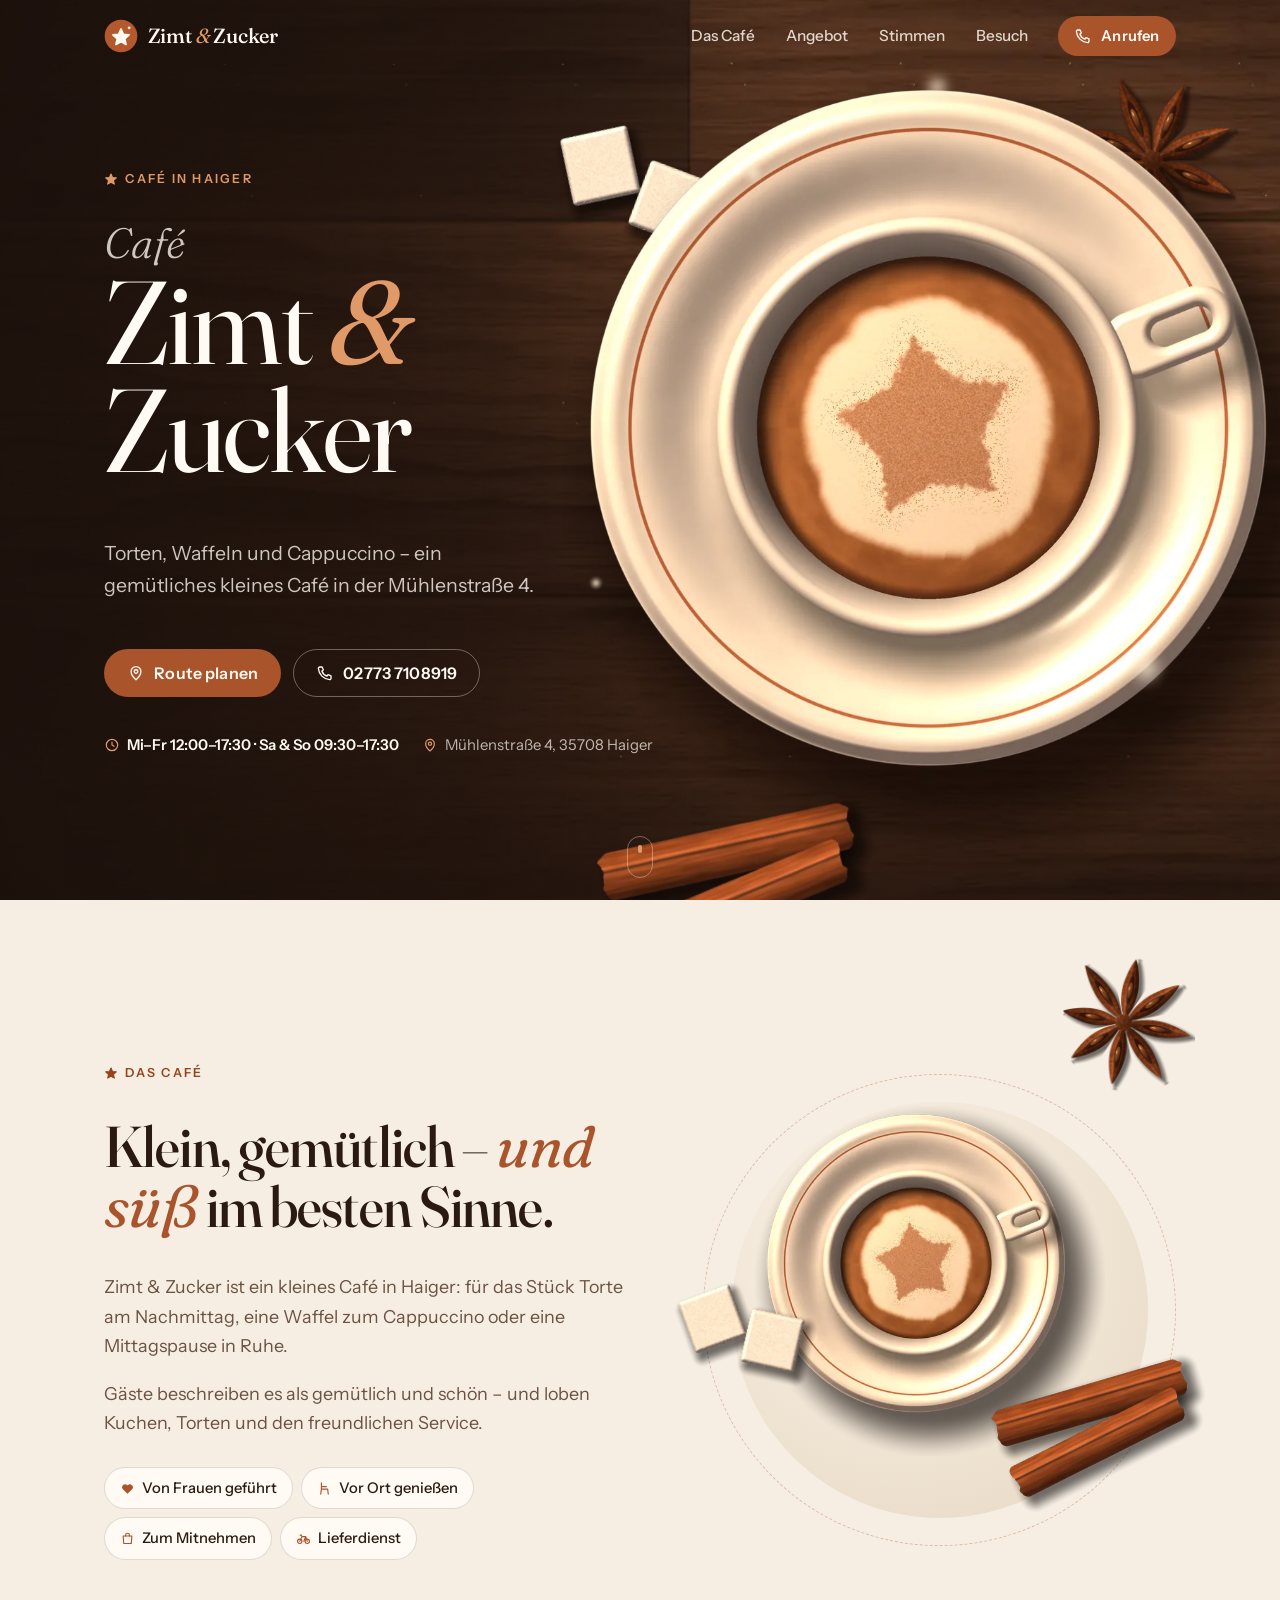
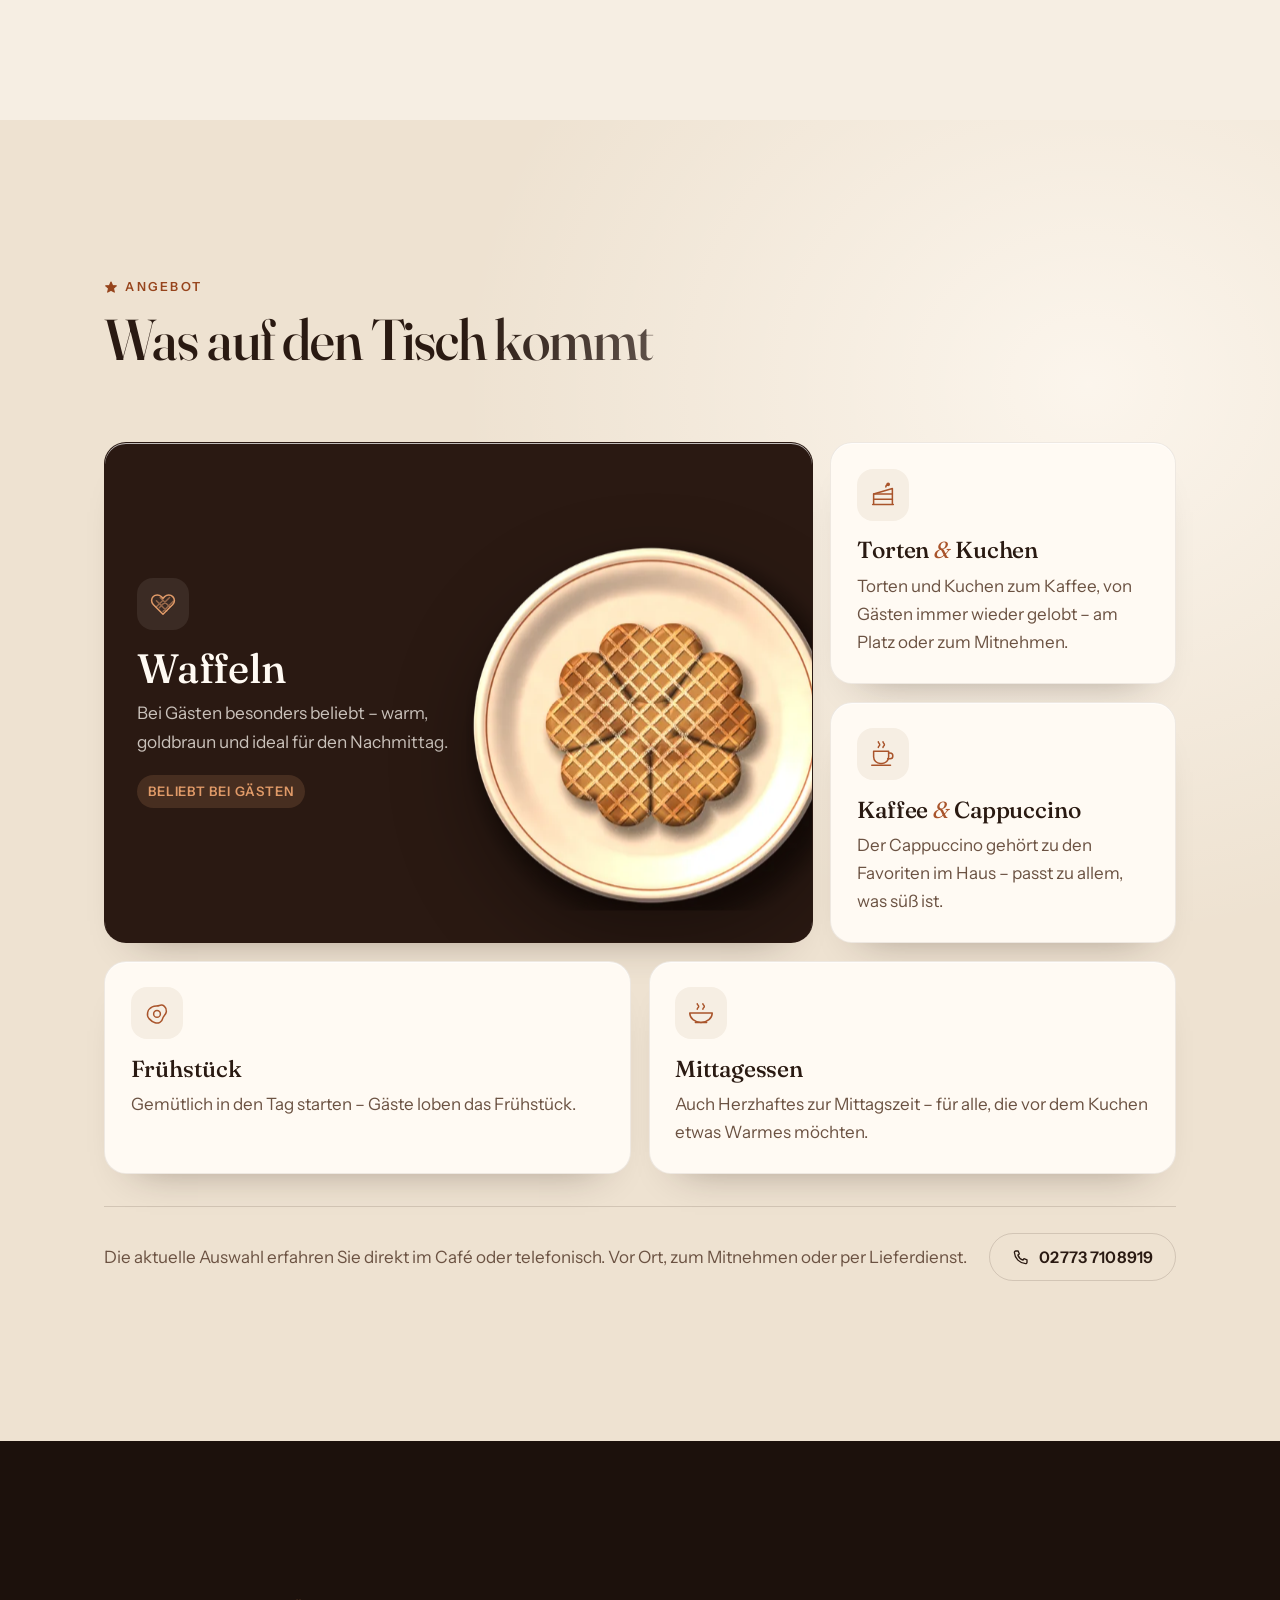
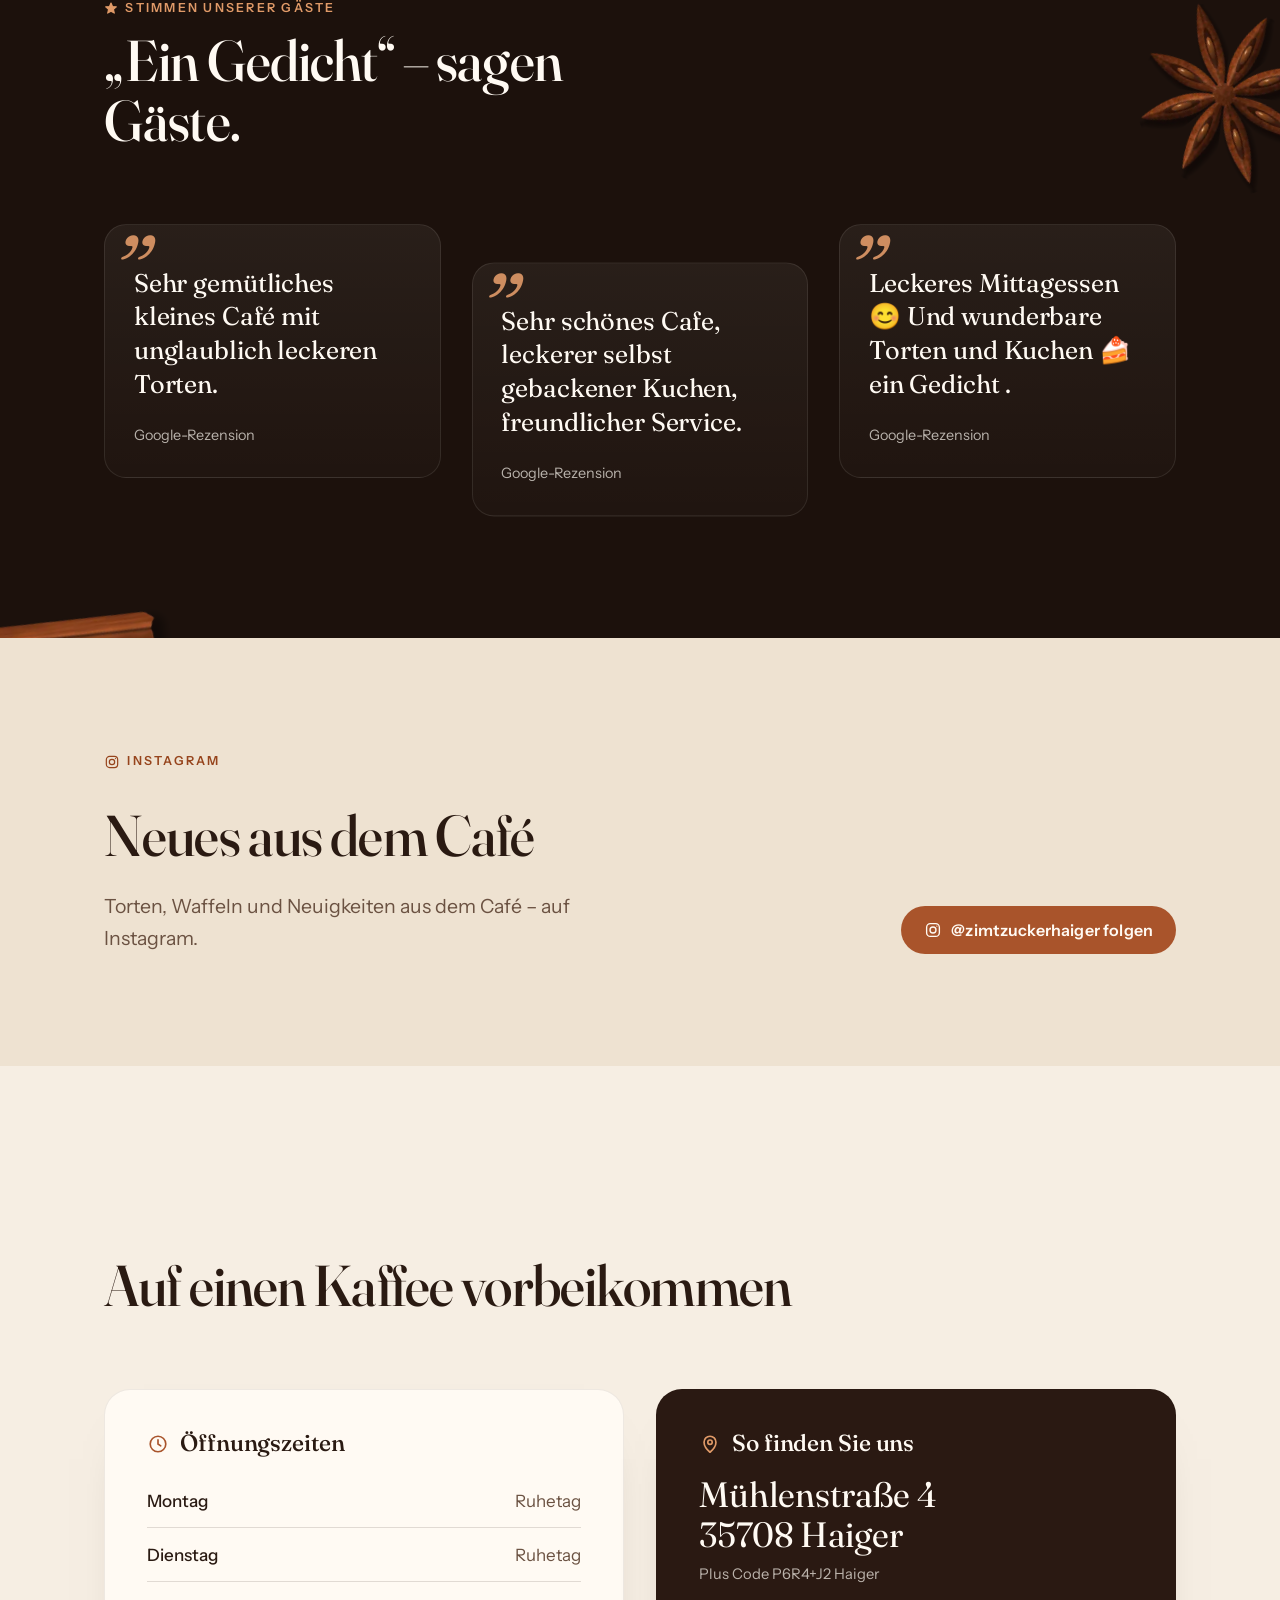
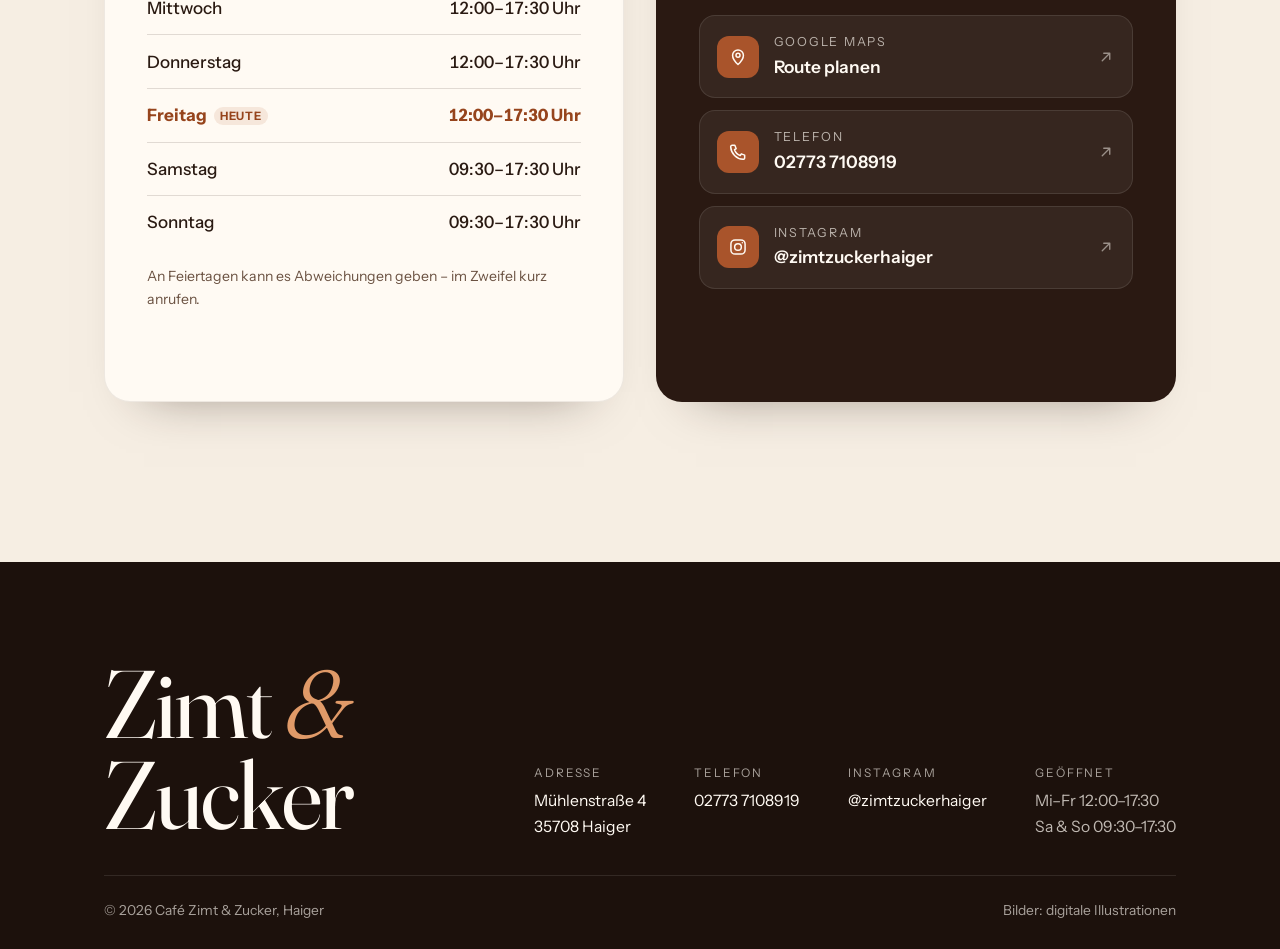
<file: index.html>
<!doctype html>
<html lang="de">
<head>
<meta charset="utf-8">
<meta name="viewport" content="width=device-width, initial-scale=1, viewport-fit=cover">
<title>Café Zimt &amp; Zucker | Haiger</title>
<meta name="description" content="Café Zimt &amp; Zucker in der Mühlenstraße 4 in Haiger: Torten, Kuchen, Waffeln und Cappuccino, dazu Frühstück und Mittagessen. Gemütliches kleines Café – vor Ort, zum Mitnehmen oder per Lieferdienst.">
<meta name="robots" content="noindex, follow">
<link rel="canonical" href="https://tajubusiness0807.github.io/cafe-zimt-zucker-haiger/">
<meta name="theme-color" content="#1c110c">
<meta name="format-detection" content="telephone=no">
<meta property="og:type" content="website">
<meta property="og:locale" content="de_DE">
<meta property="og:site_name" content="Café Zimt &amp; Zucker">
<meta property="og:title" content="Café Zimt &amp; Zucker | Haiger">
<meta property="og:description" content="Torten, Kuchen, Waffeln & Cappuccino in der Mühlenstraße 4, Haiger.">
<meta property="og:url" content="https://tajubusiness0807.github.io/cafe-zimt-zucker-haiger/">
<meta property="og:image" content="https://tajubusiness0807.github.io/cafe-zimt-zucker-haiger/assets/img/og.jpg">
<meta property="og:image:width" content="1200">
<meta property="og:image:height" content="630">
<meta property="og:image:alt" content="Cappuccino mit Zimtstern auf einem dunklen Holztisch – Café Zimt &amp; Zucker">
<meta name="twitter:card" content="summary_large_image">
<meta name="geo.region" content="DE-HE">
<meta name="geo.placename" content="Haiger">
<meta name="geo.position" content="50.7415359;8.2050608">
<link rel="icon" href="favicon.svg" type="image/svg+xml">
<link rel="icon" href="favicon-32.png" sizes="32x32" type="image/png">
<link rel="apple-touch-icon" href="apple-touch-icon.png">
<link rel="manifest" href="site.webmanifest">
<link rel="preload" href="assets/fonts/fraunces-opsz.woff2" as="font" type="font/woff2" crossorigin>
<link rel="preload" href="assets/fonts/instrument-sans.woff2" as="font" type="font/woff2" crossorigin>
<link rel="preload" as="image" href="assets/img/cup.webp" imagesrcset="assets/img/cup-sm.webp 563w, assets/img/cup.webp 1126w" imagesizes="(max-width: 820px) min(108vw, 560px), 62vw" fetchpriority="high">
<link rel="preload" as="image" href="assets/img/table-1600.webp" imagesrcset="assets/img/table-960.webp 960w, assets/img/table-1600.webp 1600w, assets/img/table-2560.webp 2560w" imagesizes="108vw">
<script>document.documentElement.classList.add('js')</script>
<style>@font-face{font-family:"Fraunces";src:url("assets/fonts/fraunces-opsz.woff2") format("woff2");font-weight:100 900;font-style:normal;font-display:swap}@font-face{font-family:"Fraunces";src:url("assets/fonts/fraunces-italic.woff2") format("woff2");font-weight:100 900;font-style:italic;font-display:swap}@font-face{font-family:"Instrument Sans";src:url("assets/fonts/instrument-sans.woff2") format("woff2");font-weight:400 700;font-style:normal;font-display:swap}:root{--espresso:#1c110c;--bean:#2a1912;--roast:#3b241a;--cinnamon:#a9542b;--cinnamon-ink:#96441c;--cinnamon-glow:#e09a68;--cream:#f6eee3;--linen:#eee2d1;--sugar:#fffaf3;--ink:#2a1a12;--muted:#6b5242;--line:rgba(42,26,18,.14);--serif:"Fraunces",ui-serif,Georgia,serif;--sans:"Instrument Sans",ui-sans-serif,system-ui,-apple-system,"Segoe UI",sans-serif;--ease:cubic-bezier(.2,.7,.2,1);--gutter:clamp(16px,5vw,64px);--maxw:1200px;color-scheme:light}*,*::before,*::after{box-sizing:border-box}html{-webkit-text-size-adjust:100%;scroll-behavior:smooth;scroll-padding-top:80px}body{margin:0;background:var(--cream);color:var(--ink);font:400 1.0625rem/1.65 var(--sans);-webkit-font-smoothing:antialiased;overflow-x:hidden}img{display:block;max-width:100%;height:auto}a{color:inherit}:focus-visible{outline:3px solid var(--cinnamon-glow);outline-offset:3px;border-radius:6px}.sr-only{position:absolute;width:1px;height:1px;padding:0;margin:-1px;overflow:hidden;clip:rect(0,0,0,0);white-space:nowrap;border:0}.skip{position:absolute;left:12px;top:-60px;z-index:100;background:var(--sugar);color:var(--ink);padding:10px 16px;border-radius:999px;text-decoration:none;font-weight:600}.skip:focus{top:12px}.wrap{max-width:var(--maxw);margin:0 auto;padding:0 var(--gutter)}h1,h2,h3{font-family:var(--serif);font-weight:500;line-height:1.05;letter-spacing:-.015em;margin:0;font-variation-settings:"opsz" 144}h2{font-size:clamp(2.1rem,5.2vw,3.6rem)}h3{font-size:1.45rem;font-variation-settings:"opsz" 36;letter-spacing:-.005em}.amp{font-style:italic;font-weight:400;color:var(--cinnamon)}.eyebrow{display:inline-flex;align-items:center;gap:.6em;font:600 .78rem/1 var(--sans);letter-spacing:.18em;text-transform:uppercase;color:var(--cinnamon-ink)}.eyebrow svg{width:14px;height:14px;flex:none}.lede{font-size:clamp(1.08rem,1.6vw,1.22rem);color:var(--muted);max-width:38ch}.btn{--bg:var(--cinnamon);--fg:var(--sugar);display:inline-flex;align-items:center;gap:.6em;min-height:48px;padding:.8em 1.35em;border-radius:999px;background:var(--bg);color:var(--fg);text-decoration:none;font:600 1rem/1 var(--sans);letter-spacing:.01em;border:1px solid transparent;transition:transform .35s var(--ease),background-color .25s,box-shadow .35s var(--ease);will-change:transform}.btn svg{width:18px;height:18px;flex:none}.btn:hover{transform:translateY(-2px);box-shadow:0 10px 24px -12px rgba(180,89,45,.75)}.btn:active{transform:translateY(0)}.btn--ghost{--bg:transparent;--fg:var(--sugar);border-color:rgba(255,250,243,.35)}.btn--ghost:hover{--bg:rgba(255,250,243,.08);box-shadow:none}.btn--ink{--bg:var(--ink);--fg:var(--sugar)}.btn--line{--bg:transparent;--fg:var(--ink);border-color:var(--line)}.btn--line:hover{--bg:var(--sugar);box-shadow:none}.site-header{position:fixed;inset:0 0 auto;z-index:50;transition:background-color .4s,box-shadow .4s,backdrop-filter .4s}.site-header .wrap{display:flex;align-items:center;justify-content:space-between;height:72px}.site-header.is-solid{background:rgba(28,17,12,.82);backdrop-filter:blur(14px) saturate(1.2);-webkit-backdrop-filter:blur(14px) saturate(1.2);box-shadow:0 1px 0 rgba(255,250,243,.06)}.brand{display:flex;align-items:center;gap:.6rem;color:var(--sugar);text-decoration:none}.brand svg{width:34px;height:34px;transition:transform .8s var(--ease)}.brand:hover svg{transform:rotate(36deg)}.brand span{font:500 1.28rem/1 var(--serif);letter-spacing:-.01em;font-variation-settings:"opsz" 48}.brand em{font-style:italic;font-weight:400;color:var(--cinnamon-glow)}.nav{display:flex;align-items:center;gap:clamp(.8rem,2.4vw,2rem)}.nav a{color:rgba(255,250,243,.82);text-decoration:none;font-weight:500;font-size:.96rem;position:relative;padding:.4em 0}.nav a:not(.btn)::after{content:"";position:absolute;left:0;right:0;bottom:0;height:1.5px;background:var(--cinnamon-glow);transform:scaleX(0);transform-origin:left;transition:transform .4s var(--ease)}.nav a:not(.btn):hover{color:var(--sugar)}.nav a:not(.btn):hover::after{transform:scaleX(1)}.nav .btn{min-height:40px;padding:.6em 1.05em;font-size:.92rem;color:var(--fg);font-weight:600}@media (max-width:820px){.nav a:not(.btn){display:none}}.hero{position:relative;min-height:100svh;min-height:max(100svh,640px);color:var(--sugar);overflow:hidden;isolation:isolate;background:var(--espresso)}.hero__layer{position:absolute;inset:0;pointer-events:none;will-change:transform}.hero__table{inset:-8% -4%}.hero__table img{width:100%;height:100%;object-fit:cover}.hero__shade{position:absolute;inset:0;z-index:1;pointer-events:none;background:radial-gradient(120% 90% at 78% 40%,rgba(28,17,12,0) 0%,rgba(28,17,12,.35) 55%,rgba(28,17,12,.85) 100%),linear-gradient(90deg,rgba(28,17,12,.88) 0%,rgba(28,17,12,.55) 38%,rgba(28,17,12,0) 62%)}.hero__props{z-index:2}.hero__cupwrap{z-index:3}.hero__front{z-index:4}.prop{position:absolute;filter:drop-shadow(0 0 0 transparent)}.prop--cup{width:min(62vw,820px);right:-6vw;top:50%;margin-top:calc(min(62vw,820px) * -.5 + 2vh)}.prop--sticks{width:min(22vw,310px);right:min(31vw,450px);bottom:-6%;transform:rotate(-18deg)}.prop--anise{width:min(13vw,170px);right:3vw;top:9%;transform:rotate(12deg)}.prop--cubes{width:min(14vw,190px);right:min(43vw,600px);top:14%;transform:rotate(8deg)}.steam{position:absolute;width:min(40vw,520px);aspect-ratio:1;right:min(13vw,180px);top:50%;margin-top:calc(min(40vw,520px) * -.62);opacity:.9;overflow:visible}.steam g{filter:url(#blur)}.steam path{fill:none;stroke:rgba(255,246,232,.42);stroke-width:14;stroke-linecap:round;animation:rise 9s var(--ease) infinite;opacity:0;transform-box:fill-box;transform-origin:50% 100%}.steam path:nth-child(2){animation-delay:-3s;stroke-width:10}.steam path:nth-child(3){animation-delay:-6s;stroke-width:12}@keyframes rise{0%{opacity:0;transform:translate3d(0,40px,0) scaleY(.85)}25%{opacity:.75}70%{opacity:.35}100%{opacity:0;transform:translate3d(-24px,-90px,0) scaleY(1.15)}}.mote{position:absolute;border-radius:50%;background:radial-gradient(circle,rgba(255,236,210,.9) 0%,rgba(255,236,210,.25) 45%,rgba(255,236,210,0) 70%);animation:float 14s ease-in-out infinite}@keyframes float{0%,100%{translate:0 0}50%{translate:-10px -22px}}.hero__content{position:relative;z-index:5;min-height:inherit;display:flex;flex-direction:column;justify-content:center;padding-top:110px;padding-bottom:clamp(48px,9vh,96px)}.hero .eyebrow{color:var(--cinnamon-glow)}.hero h1{font-size:clamp(3.1rem,9.2vw,7.6rem);font-weight:400;line-height:.92;margin:.32em 0 .28em;max-width:9ch;font-variation-settings:"opsz" 144;text-wrap:balance}.hero h1 .cafe{display:block;font-size:.36em;font-style:italic;letter-spacing:.01em;color:rgba(255,250,243,.78);margin-bottom:.12em;font-weight:300}.hero h1 .amp{color:var(--cinnamon-glow)}.hero .lede{color:rgba(255,250,243,.78);max-width:34ch}.hero__actions{display:flex;flex-wrap:wrap;gap:.75rem;margin-top:1.8rem}.hero__meta{display:flex;flex-wrap:wrap;gap:.4rem 1.4rem;margin-top:2.2rem;font-size:.93rem;color:rgba(255,250,243,.7)}.hero__meta strong{color:var(--sugar);font-weight:600}.hero__meta div{display:flex;align-items:center;gap:.5em}.hero__meta svg{width:16px;height:16px;color:var(--cinnamon-glow)}.scroll-cue{position:absolute;z-index:5;left:50%;bottom:22px;width:26px;height:42px;margin-left:-13px;border:1.5px solid rgba(255,250,243,.35);border-radius:14px}.scroll-cue::after{content:"";position:absolute;left:50%;top:8px;width:4px;height:8px;margin-left:-2px;border-radius:2px;background:var(--cinnamon-glow);animation:cue 2.2s var(--ease) infinite}@keyframes cue{0%{opacity:0;transform:translateY(0)}30%{opacity:1}100%{opacity:0;transform:translateY(14px)}}@media (max-width:820px){.hero__content{justify-content:flex-end;padding-top:46vh}.hero__shade{background:linear-gradient(180deg,rgba(28,17,12,.15) 0%,rgba(28,17,12,.35) 34%,rgba(28,17,12,.9) 62%,rgba(28,17,12,.97) 100%)}.prop--cup{width:min(108vw,560px);right:-24vw;top:5vh;margin-top:0}.hero__shade{background:linear-gradient(180deg,rgba(28,17,12,.7) 0%,rgba(28,17,12,0) 14%,rgba(28,17,12,.3) 38%,rgba(28,17,12,.9) 62%,rgba(28,17,12,.97) 100%)}.steam{width:72vw;right:2vw;top:8vh;margin-top:0}.prop--sticks{width:42vw;right:auto;left:-10vw;top:22vh;bottom:auto}.prop--anise{width:24vw;right:auto;left:30vw;top:6vh}.prop--cubes{display:none}.scroll-cue{display:none}}section{position:relative}.section{padding:clamp(80px,13vw,160px) 0}.section__head{display:grid;gap:1rem;margin-bottom:clamp(2.5rem,6vw,4.5rem)}.section__head p{margin:0}.about{background:var(--cream);overflow:hidden}.about__grid{display:grid;grid-template-columns:1.05fr .95fr;gap:clamp(2rem,6vw,6rem);align-items:center}.about h2 em{font-style:italic;font-weight:400;color:var(--cinnamon)}.about__text p{font-size:1.12rem;color:var(--muted);max-width:44ch}.chips{display:flex;flex-wrap:wrap;gap:.5rem;margin:1.8rem 0 0;padding:0;list-style:none}.chips li{display:inline-flex;align-items:center;gap:.5em;padding:.55em 1em;border-radius:999px;background:var(--sugar);border:1px solid var(--line);font-size:.92rem;font-weight:500}.chips li svg{width:15px;height:15px;color:var(--cinnamon)}.about__art{position:relative;aspect-ratio:1;max-width:520px;justify-self:center;width:100%}.about__art .disc{position:absolute;inset:6%;border-radius:50%;background:radial-gradient(circle at 40% 35%,#fff7ec 0%,var(--linen) 60%,#e6d6c1 100%)}.about__art .ring{position:absolute;inset:0;border-radius:50%;border:1px dashed rgba(180,89,45,.35);animation:spin 80s linear infinite}@keyframes spin{to{transform:rotate(360deg)}}.about__art img{position:absolute}.about__art .a-cup{width:74%;left:11%;top:12%}.about__art .a-anise{width:28%;right:-4%;top:-2%}.about__art .a-cubes{width:30%;left:-6%;bottom:2%}.about__art .a-sticks{width:46%;right:-8%;bottom:-2%;transform:rotate(-22deg)}@media (max-width:820px){.about__grid{grid-template-columns:1fr}.about__art{max-width:400px;order:-1;margin-bottom:2rem}.about__art .a-cubes{display:none}.about__art .a-sticks{bottom:4%}}.menu{background:var(--linen)}.menu::before{content:"";position:absolute;inset:0;background:radial-gradient(70% 60% at 85% 20%,rgba(255,250,243,.8),transparent 70%);pointer-events:none}.menu__grid{display:grid;grid-template-columns:repeat(12,1fr);gap:1.1rem;position:relative}.card{grid-column:span 4;position:relative;background:var(--sugar);border-radius:22px;padding:1.6rem 1.6rem 1.7rem;border:1px solid rgba(42,26,18,.08);box-shadow:0 1px 0 rgba(255,255,255,.7) inset,0 24px 40px -32px rgba(42,26,18,.45);transition:transform .5s var(--ease),box-shadow .5s var(--ease)}.card:hover{transform:translateY(-4px);box-shadow:0 1px 0 rgba(255,255,255,.7) inset,0 30px 50px -30px rgba(42,26,18,.5)}.card .ico{width:52px;height:52px;border-radius:16px;background:var(--cream);display:grid;place-items:center;margin-bottom:1.1rem;color:var(--cinnamon)}.card .ico svg{width:30px;height:30px}.card p{margin:.55rem 0 0;color:var(--muted)}.card--half{grid-column:span 6}.card--feature{grid-column:span 8;grid-row:span 2;display:grid;grid-template-columns:1fr 1fr;align-items:center;gap:1rem;padding:2rem;background:var(--bean);color:var(--sugar);overflow:hidden}.card--feature h3{font-size:clamp(1.8rem,3.2vw,2.6rem)}.card--feature p{color:rgba(255,250,243,.75);font-size:1.08rem}.card--feature .ico{background:rgba(255,250,243,.08);color:var(--cinnamon-glow)}.card--feature .badge{display:inline-block;margin-top:1.2rem;padding:.4em .85em;border-radius:999px;background:rgba(224,154,104,.16);color:var(--cinnamon-glow);font-size:.82rem;font-weight:600;letter-spacing:.06em;text-transform:uppercase}.card--feature .waffle{width:118%;max-width:none;margin:-8% -24% -8% 0;filter:drop-shadow(0 30px 40px rgba(0,0,0,.35))}.menu__note{position:relative;display:flex;flex-wrap:wrap;align-items:center;justify-content:space-between;gap:1rem;margin-top:2rem;padding-top:1.6rem;border-top:1px solid var(--line);color:var(--muted)}.menu__note p{margin:0}@media (max-width:980px){.card{grid-column:span 6}.card--feature{grid-column:span 12;grid-row:auto}}@media (max-width:620px){.card{grid-column:span 12}.card--feature{grid-template-columns:1fr;padding:1.6rem}.card--feature .waffle{width:100%;margin:0 auto -10%;max-width:340px}}.reviews{background:var(--espresso);color:var(--sugar);overflow:hidden}.reviews .eyebrow{color:var(--cinnamon-glow)}.reviews h2{max-width:14ch}.quotes{display:grid;grid-template-columns:repeat(3,1fr);gap:clamp(1rem,2.4vw,2rem);margin:0;padding:0;list-style:none}.quote{position:relative;margin:0;padding:2.6rem 1.8rem 1.8rem;border-radius:22px;background:linear-gradient(180deg,rgba(255,250,243,.06),rgba(255,250,243,.02));border:1px solid rgba(255,250,243,.09)}.quotes li:nth-child(2) .quote{transform:translateY(clamp(0px,3vw,40px))}.quote blockquote{margin:0;font:400 clamp(1.3rem,2.1vw,1.6rem)/1.32 var(--serif);font-variation-settings:"opsz" 36;letter-spacing:-.005em}.quote::before{content:"\201E";position:absolute;top:-.62em;left:1.2rem;font:italic 400 5.5rem/1 var(--serif);color:var(--cinnamon-glow);opacity:.9}.quote figcaption{margin-top:1.4rem;display:flex;align-items:center;gap:.55em;color:rgba(255,250,243,.68);font-size:.9rem}.quote figcaption .stars{display:flex;gap:2px;color:var(--cinnamon-glow)}.quote figcaption .stars svg{width:12px;height:12px}.reviews__deco{position:absolute;pointer-events:none;opacity:.9}.reviews__deco--a{width:180px;right:-40px;top:40px;transform:rotate(18deg)}.reviews__deco--b{width:260px;left:-80px;bottom:-30px;transform:rotate(-12deg);opacity:.75}@media (max-width:900px){.quotes{grid-template-columns:1fr}.quotes li:nth-child(2) .quote{transform:none}.reviews__deco--a{width:120px}}.insta{background:var(--linen);overflow:hidden}.insta--band{padding:clamp(64px,9vw,112px) 0}.insta__head{display:flex;flex-wrap:wrap;align-items:flex-end;justify-content:space-between;gap:1.6rem 3rem}.insta__head h2{margin:.5em 0 .4em}.insta__head .lede{margin:0}.insta .eyebrow svg{width:16px;height:16px}.gallery{list-style:none;margin:clamp(2rem,5vw,3.5rem) 0 0;padding:0;columns:4 220px;column-gap:1rem}.gallery li{break-inside:avoid;margin-bottom:1rem}.gallery a{display:block;border-radius:18px;overflow:hidden;background:var(--cream);box-shadow:0 24px 40px -30px rgba(42,26,18,.55)}.gallery img{width:100%;height:auto;transition:transform .9s var(--ease)}.gallery a:hover img{transform:scale(1.04)}@media (max-width:620px){.gallery{columns:2;column-gap:.6rem}.gallery li{margin-bottom:.6rem}.gallery a{border-radius:12px}}.visit{background:var(--cream);overflow:hidden}.visit__grid{display:grid;grid-template-columns:1fr 1fr;gap:clamp(1.2rem,3vw,2rem)}.panel{background:var(--sugar);border-radius:26px;padding:clamp(1.6rem,3.4vw,2.6rem);border:1px solid rgba(42,26,18,.08);box-shadow:0 30px 50px -40px rgba(42,26,18,.5)}.panel h3{display:flex;align-items:center;gap:.5em;margin-bottom:1.2rem}.panel h3 svg{width:22px;height:22px;color:var(--cinnamon)}.hours{width:100%;border-collapse:collapse;font-variant-numeric:tabular-nums}.hours th,.hours td{padding:.72em 0;border-bottom:1px solid var(--line);text-align:left;font-weight:500}.hours td{text-align:right}.hours tr:last-child th,.hours tr:last-child td{border-bottom:0}.hours .closed td{color:var(--muted);font-weight:400}.hours tr.is-today th,.hours tr.is-today td{color:var(--cinnamon-ink);font-weight:700}.hours tr.is-today th::after{content:"heute";margin-left:.6em;padding:.15em .55em;border-radius:999px;background:rgba(180,89,45,.12);font-size:.72rem;letter-spacing:.06em;text-transform:uppercase;vertical-align:.12em}.panel small{display:block;margin-top:1rem;color:var(--muted);font-size:.88rem}.panel--dark{background:var(--bean);color:var(--sugar);position:relative;overflow:hidden;display:flex;flex-direction:column}.panel--dark h3 svg{color:var(--cinnamon-glow)}.addr{font:400 clamp(1.6rem,3vw,2.2rem)/1.15 var(--serif);font-style:normal;margin:0 0 .4rem;font-variation-settings:"opsz" 72}.addr a{text-decoration:none}.addr a:hover{color:var(--cinnamon-glow)}.pluscode{color:rgba(255,250,243,.68);font-size:.92rem;margin:0}.contact-list{list-style:none;margin:1.8rem 0 0;padding:0;display:grid;gap:.75rem}.contact-list a{display:flex;align-items:center;gap:.9rem;padding:1rem 1.1rem;border-radius:16px;background:rgba(255,250,243,.06);border:1px solid rgba(255,250,243,.1);text-decoration:none;transition:background-color .3s,transform .4s var(--ease)}.contact-list a:hover{background:rgba(255,250,243,.11);transform:translateX(4px)}.contact-list .k{display:block;font-size:.78rem;letter-spacing:.14em;text-transform:uppercase;color:rgba(255,250,243,.66)}.contact-list .v{display:block;font-weight:600;font-size:1.08rem}.contact-list .i{width:42px;height:42px;border-radius:12px;display:grid;place-items:center;background:var(--cinnamon);flex:none}.contact-list .i svg{width:20px;height:20px}.contact-list .arr{margin-left:auto;width:18px;height:18px;opacity:.5}.panel--dark{padding-bottom:clamp(5rem,9vw,7rem)}.panel--dark .deco{position:absolute;width:110px;right:-14px;bottom:-46px;opacity:.95;pointer-events:none}@media (max-width:860px){.visit__grid{grid-template-columns:1fr}}.footer{background:var(--espresso);color:rgba(255,250,243,.72);padding:clamp(56px,8vw,96px) 0 calc(28px + env(safe-area-inset-bottom));position:relative;overflow:hidden}.footer__top{display:flex;flex-wrap:wrap;justify-content:space-between;gap:2rem;align-items:flex-end;padding-bottom:2.2rem;border-bottom:1px solid rgba(255,250,243,.1)}.footer .big{font:400 clamp(2.6rem,8vw,6rem)/.95 var(--serif);color:var(--sugar);letter-spacing:-.02em;margin:0;font-variation-settings:"opsz" 144}.footer .big em{font-style:italic;color:var(--cinnamon-glow);font-weight:300}.footer__cols{display:flex;flex-wrap:wrap;gap:1.2rem 3rem;font-size:.98rem}.footer__cols a{text-decoration:none;color:var(--sugar)}.footer__cols a:hover{color:var(--cinnamon-glow)}.footer__cols p{margin:0}.footer__cols .k{display:block;font-size:.74rem;letter-spacing:.16em;text-transform:uppercase;color:rgba(255,250,243,.62);margin-bottom:.3rem}.footer__bottom{display:flex;flex-wrap:wrap;gap:.6rem 1.6rem;justify-content:space-between;padding-top:1.4rem;font-size:.86rem;color:rgba(255,250,243,.62)}.footer__bottom a{color:rgba(255,250,243,.7)}.actionbar{position:fixed;z-index:60;left:12px;right:12px;bottom:calc(12px + env(safe-area-inset-bottom));display:none;gap:8px;padding:8px;border-radius:999px;background:rgba(28,17,12,.9);backdrop-filter:blur(14px);-webkit-backdrop-filter:blur(14px);box-shadow:0 18px 40px -16px rgba(0,0,0,.6);transform:translateY(140%);transition:transform .5s var(--ease)}.actionbar.is-visible{transform:none}.actionbar a{flex:1;justify-content:center;min-height:48px}@media (max-width:820px){.actionbar{display:flex}.footer{padding-bottom:calc(96px + env(safe-area-inset-bottom))}}.js .reveal{opacity:0;transform:translate3d(0,28px,0);transition:opacity 1s var(--ease),transform 1s var(--ease)}.js .reveal.is-in{opacity:1;transform:none}.js .reveal[data-delay="1"]{transition-delay:.08s}.js .reveal[data-delay="2"]{transition-delay:.16s}.js .reveal[data-delay="3"]{transition-delay:.24s}.js .reveal[data-delay="4"]{transition-delay:.32s}.js .hero .reveal{transition-duration:1.3s}[data-depth]{will-change:translate}@media (prefers-reduced-motion:reduce){html{scroll-behavior:auto}*,*::before,*::after{animation:none!important;transition-duration:.01ms!important;transition-delay:0s!important}.js .reveal{opacity:1;transform:none}.steam path{opacity:.45}[data-depth]{translate:none!important;will-change:auto}}</style>
<script type="application/ld+json">{"@context":"https://schema.org","@type":"CafeOrCoffeeShop","name":"Café Zimt & Zucker","url":"https://tajubusiness0807.github.io/cafe-zimt-zucker-haiger/","image":"https://tajubusiness0807.github.io/cafe-zimt-zucker-haiger/assets/img/og.jpg","telephone":"+49 2773 7108919","address":{"@type":"PostalAddress","streetAddress":"Mühlenstraße 4","postalCode":"35708","addressLocality":"Haiger","addressRegion":"Hessen","addressCountry":"DE"},"geo":{"@type":"GeoCoordinates","latitude":50.7415359,"longitude":8.2050608},"hasMap":"https://www.google.com/maps/search/?api=1&query=Caf%C3%A9%20Zimt%20%26%20Zucker%2C%20M%C3%BChlenstra%C3%9Fe%204%2C%2035708%20Haiger","sameAs":["https://www.instagram.com/zimtzuckerhaiger/"],"servesCuisine":["Kaffee","Kuchen","Torten","Waffeln"]}</script>
</head>
<body>
<a class="skip" href="#inhalt">Zum Inhalt springen</a>
<svg width="0" height="0" style="position:absolute" aria-hidden="true"><filter id="blur" filterUnits="userSpaceOnUse" x="-60" y="-60" width="320" height="320"><feGaussianBlur stdDeviation="7"/></filter></svg>

<header class="site-header">
  <div class="wrap">
    <a class="brand" href="#top" aria-label="Café Zimt &amp; Zucker – zum Seitenanfang"><svg viewBox="0 0 100 100" aria-hidden="true"><circle cx="50" cy="50" r="48" fill="#b4592d"/><path d="M50 14 L60.9 39 L88 41.6 L67.6 59.7 L73.5 86.4 L50 72.5 L26.5 86.4 L32.4 59.7 L12 41.6 L39.1 39Z" transform="translate(50 52) scale(.62) translate(-50 -50)" fill="#fffaf3" stroke="#fffaf3" stroke-width="9" stroke-linejoin="round"/><circle cx="74" cy="26" r="4.2" fill="#fffaf3" opacity=".9"/></svg><span>Zimt <em>&amp;</em> Zucker</span></a>
    <nav class="nav" aria-label="Hauptnavigation">
      <a href="#cafe">Das Café</a>
      <a href="#angebot">Angebot</a>
      <a href="#stimmen">Stimmen</a>
      <a href="#besuch">Besuch</a>
      <a class="btn" href="tel:+4927737108919"><svg viewBox="0 0 24 24" fill="none" stroke="currentColor" stroke-width="1.8" stroke-linecap="round" stroke-linejoin="round" aria-hidden="true"><path d="M5 4h3.2l1.6 4-2 1.3a11 11 0 0 0 6.9 6.9l1.3-2 4 1.6V19a1.8 1.8 0 0 1-1.9 1.8A16 16 0 0 1 3.2 5.9 1.8 1.8 0 0 1 5 4z"/></svg><span>Anrufen</span></a>
    </nav>
  </div>
</header>

<main id="inhalt">
  <section class="hero" id="top" aria-labelledby="hero-title">
    <div class="hero__layer hero__table" data-depth="0.42">
      <img src="assets/img/table-1600.webp" srcset="assets/img/table-960.webp 960w, assets/img/table-1600.webp 1600w, assets/img/table-2560.webp 2560w" sizes="108vw" width="2560" height="1440" alt="">
    </div>
    <div class="hero__layer hero__props" data-depth="0.3">
      <img class="prop prop--sticks" src="assets/img/sticks.webp" srcset="assets/img/sticks-sm.webp 345w, assets/img/sticks.webp 690w" sizes="(max-width: 820px) 42vw, 22vw" width="690" height="356" alt="" decoding="async">
      <img class="prop prop--anise" src="assets/img/anise.webp" srcset="assets/img/anise-sm.webp 278w, assets/img/anise.webp 556w" sizes="(max-width: 820px) 24vw, 13vw" width="556" height="557" alt="" decoding="async">
      <img class="prop prop--cubes" src="assets/img/cubes.webp" srcset="assets/img/cubes-sm.webp 311w, assets/img/cubes.webp 623w" sizes="14vw" width="623" height="455" alt="" decoding="async">
    </div>
    <div class="hero__layer hero__cupwrap" data-depth="0.18">
      <img class="prop prop--cup" src="assets/img/cup.webp" srcset="assets/img/cup-sm.webp 563w, assets/img/cup.webp 1126w" sizes="(max-width: 820px) min(108vw, 560px), 62vw" width="1126" height="1126" alt="Cappuccino mit Zimtstern aus Zimtpulver auf einer Untertasse" fetchpriority="high">
      <svg class="steam" viewBox="0 0 200 200" aria-hidden="true">
        <g><path d="M100 190c-14-22 16-34 2-58s14-36 0-62"/>
        <path d="M84 190c-12-20 12-30 0-52s10-30-2-52"/>
        <path d="M116 190c-10-24 14-30 4-54s12-32 2-56"/></g>
      </svg>
    </div>
    <div class="hero__shade"></div>
    <div class="hero__layer hero__front" data-depth="-0.12" aria-hidden="true">
      <span class="mote" style="width:22px;height:22px;left:58%;top:18%;filter:blur(2px)"></span>
      <span class="mote" style="width:40px;height:40px;left:88%;top:72%;filter:blur(5px);animation-delay:-4s"></span>
      <span class="mote" style="width:14px;height:14px;left:46%;top:64%;filter:blur(1px);animation-delay:-8s"></span>
      <span class="mote" style="width:30px;height:30px;left:72%;top:8%;filter:blur(4px);animation-delay:-2s"></span>
    </div>

    <div class="wrap hero__content">
      <span class="eyebrow reveal"><svg viewBox="0 0 100 100" aria-hidden="true"><path d="M50 14 L60.9 39 L88 41.6 L67.6 59.7 L73.5 86.4 L50 72.5 L26.5 86.4 L32.4 59.7 L12 41.6 L39.1 39Z" fill="currentColor" stroke="currentColor" stroke-width="8" stroke-linejoin="round"/></svg>Café in Haiger</span>
      <h1 id="hero-title" class="reveal" data-delay="1"><span class="cafe">Café</span>Zimt <span class="amp">&amp;</span> Zucker</h1>
      <p class="lede reveal" data-delay="2">Torten, Waffeln und Cappuccino – ein gemütliches kleines Café in der Mühlenstraße 4.</p>
      <div class="hero__actions reveal" data-delay="3">
        <a class="btn" href="https://www.google.com/maps/dir/?api=1&destination=Caf%C3%A9%20Zimt%20%26%20Zucker%2C%20M%C3%BChlenstra%C3%9Fe%204%2C%2035708%20Haiger" target="_blank" rel="noopener"><svg viewBox="0 0 24 24" fill="none" stroke="currentColor" stroke-width="1.8" stroke-linecap="round" stroke-linejoin="round" aria-hidden="true"><path d="M12 21s-6.5-5.6-6.5-11a6.5 6.5 0 0 1 13 0c0 5.4-6.5 11-6.5 11z"/><circle cx="12" cy="10" r="2.4"/></svg><span>Route planen</span></a>
        <a class="btn btn--ghost" href="tel:+4927737108919"><svg viewBox="0 0 24 24" fill="none" stroke="currentColor" stroke-width="1.8" stroke-linecap="round" stroke-linejoin="round" aria-hidden="true"><path d="M5 4h3.2l1.6 4-2 1.3a11 11 0 0 0 6.9 6.9l1.3-2 4 1.6V19a1.8 1.8 0 0 1-1.9 1.8A16 16 0 0 1 3.2 5.9 1.8 1.8 0 0 1 5 4z"/></svg><span>02773 7108919</span></a>
      </div>
      <div class="hero__meta reveal" data-delay="4">
        <div><svg viewBox="0 0 24 24" fill="none" stroke="currentColor" stroke-width="1.8" stroke-linecap="round" aria-hidden="true"><circle cx="12" cy="12" r="8.5"/><path d="M12 7.5V12l3 2"/></svg><span><strong>Mi–Fr 12:00–17:30 · Sa & So 09:30–17:30</strong></span></div>
        <div><svg viewBox="0 0 24 24" fill="none" stroke="currentColor" stroke-width="1.8" stroke-linecap="round" stroke-linejoin="round" aria-hidden="true"><path d="M12 21s-6.5-5.6-6.5-11a6.5 6.5 0 0 1 13 0c0 5.4-6.5 11-6.5 11z"/><circle cx="12" cy="10" r="2.4"/></svg><span>Mühlenstraße 4, 35708 Haiger</span></div>
      </div>
    </div>
    <a class="scroll-cue" href="#cafe" aria-label="Weiter zum Café"></a>
  </section>

  <section class="section about" id="cafe" aria-labelledby="cafe-title">
    <div class="wrap about__grid">
      <div class="about__text">
        <span class="eyebrow reveal"><svg viewBox="0 0 100 100" aria-hidden="true"><path d="M50 14 L60.9 39 L88 41.6 L67.6 59.7 L73.5 86.4 L50 72.5 L26.5 86.4 L32.4 59.7 L12 41.6 L39.1 39Z" fill="currentColor" stroke="currentColor" stroke-width="8" stroke-linejoin="round"/></svg>Das Café</span>
        <h2 id="cafe-title" class="reveal" data-delay="1" style="margin:.5em 0 .6em">Klein, gemütlich – <em>und süß</em> im besten Sinne.</h2>
        <p class="reveal" data-delay="2">Zimt &amp; Zucker ist ein kleines Café in Haiger: für das Stück Torte am Nachmittag, eine Waffel zum Cappuccino oder eine Mittagspause in Ruhe.</p>
        <p class="reveal" data-delay="2">Gäste beschreiben es als gemütlich und schön – und loben Kuchen, Torten und den freundlichen Service.</p>
        <ul class="chips reveal" data-delay="3" aria-label="Merkmale"><li><svg viewBox="0 0 24 24" fill="currentColor" aria-hidden="true"><path d="M12 20.3 4.7 13a4.6 4.6 0 0 1 6.5-6.5l.8.8.8-.8a4.6 4.6 0 0 1 6.5 6.5z"/></svg>Von Frauen geführt</li><li><svg viewBox="0 0 24 24" fill="none" stroke="currentColor" stroke-width="1.8" stroke-linecap="round" stroke-linejoin="round" aria-hidden="true"><path d="M7 3v10h10M7 13l-1 8M17 13l1 8M7 9h8"/></svg>Vor Ort genießen</li><li><svg viewBox="0 0 24 24" fill="none" stroke="currentColor" stroke-width="1.8" stroke-linecap="round" stroke-linejoin="round" aria-hidden="true"><path d="M5 8h14l-1 12H6z"/><path d="M9 8V6.5a3 3 0 0 1 6 0V8"/></svg>Zum Mitnehmen</li><li><svg viewBox="0 0 24 24" fill="none" stroke="currentColor" stroke-width="1.8" stroke-linecap="round" stroke-linejoin="round" aria-hidden="true"><circle cx="6" cy="16.5" r="3.5"/><circle cx="18" cy="16.5" r="3.5"/><path d="M6 16.5 9.5 9h6l2.5 7.5M9.5 9 8.5 6.5H6.5M12.5 16.5 15.5 9"/></svg>Lieferdienst</li></ul>
      </div>
      <div class="about__art reveal" data-delay="2" aria-hidden="true">
        <div class="ring"></div>
        <div class="disc"></div>
        <img class="a-cup" src="assets/img/cup-sm.webp" width="563" height="563" alt="" loading="lazy" decoding="async" data-depth="0.08">
        <img class="a-anise" src="assets/img/anise-sm.webp" width="278" height="278" alt="" loading="lazy" decoding="async" data-depth="0.35">
        <img class="a-cubes" src="assets/img/cubes-sm.webp" width="311" height="227" alt="" loading="lazy" decoding="async" data-depth="0.5">
        <img class="a-sticks" src="assets/img/sticks-sm.webp" width="345" height="178" alt="" loading="lazy" decoding="async" data-depth="0.25">
      </div>
    </div>
  </section>

  <section class="section menu" id="angebot" aria-labelledby="angebot-title">
    <div class="wrap">
      <div class="section__head">
        <span class="eyebrow reveal"><svg viewBox="0 0 100 100" aria-hidden="true"><path d="M50 14 L60.9 39 L88 41.6 L67.6 59.7 L73.5 86.4 L50 72.5 L26.5 86.4 L32.4 59.7 L12 41.6 L39.1 39Z" fill="currentColor" stroke="currentColor" stroke-width="8" stroke-linejoin="round"/></svg>Angebot</span>
        <h2 id="angebot-title" class="reveal" data-delay="1">Was auf den Tisch kommt</h2>
      </div>
      <div class="menu__grid">
        <article class="card card--feature reveal">
          <div>
            <div class="ico"><svg viewBox="0 0 32 32" fill="none" stroke="currentColor" stroke-width="1.6" stroke-linecap="round" stroke-linejoin="round" aria-hidden="true"><path d="M16 27 5.6 16.6a6 6 0 0 1 8.5-8.5L16 10l1.9-1.9a6 6 0 0 1 8.5 8.5z"/><path d="M9 12.5l11 11M13 9l10 10M23 9 12 20M27 13l-11 11M9 19l6-6" opacity=".55"/></svg></div>
            <h3>Waffeln</h3>
            <p>Bei Gästen besonders beliebt – warm, goldbraun und ideal für den Nachmittag.</p>
            <span class="badge">Beliebt bei Gästen</span>
          </div>
          <img class="waffle" src="assets/img/waffle-sm.webp" srcset="assets/img/waffle-sm.webp 500w, assets/img/waffle.webp 1000w" sizes="(max-width: 620px) 90vw, 420px" width="1000" height="1000" alt="Herzwaffel mit Puderzucker auf einem Teller" loading="lazy" decoding="async" data-depth="0.12">
        </article>
        <article class="card reveal" data-delay="1">
          <div class="ico"><svg viewBox="0 0 32 32" fill="none" stroke="currentColor" stroke-width="1.6" stroke-linecap="round" stroke-linejoin="round" aria-hidden="true"><path d="M5 26h22M6 26V15l20-6v17"/><path d="M6 15h20M6 20.5h20"/><path d="M19 7.5c0-1.6 1.3-2.5 2.5-2.5"/><circle cx="21.5" cy="4.6" r="1.2" fill="currentColor"/></svg></div>
          <h3>Torten <span class="amp">&amp;</span> Kuchen</h3>
          <p>Torten und Kuchen zum Kaffee, von Gästen immer wieder gelobt – am Platz oder zum Mitnehmen.</p>
        </article>
        <article class="card reveal" data-delay="2">
          <div class="ico"><svg viewBox="0 0 32 32" fill="none" stroke="currentColor" stroke-width="1.6" stroke-linecap="round" stroke-linejoin="round" aria-hidden="true"><path d="M6 13h16v6a7 7 0 0 1-7 7h-2a7 7 0 0 1-7-7z"/><path d="M22 15h1.5a3 3 0 0 1 0 6H21"/><path d="M4 28h20"/><path d="M11 9c0-1.5 1.5-1.5 1.5-3S11 4.5 11 3M16 9c0-1.5 1.5-1.5 1.5-3S16 4.5 16 3"/></svg></div>
          <h3>Kaffee <span class="amp">&amp;</span> Cappuccino</h3>
          <p>Der Cappuccino gehört zu den Favoriten im Haus – passt zu allem, was süß ist.</p>
        </article>
        <article class="card card--half reveal" data-delay="3">
          <div class="ico"><svg viewBox="0 0 32 32" fill="none" stroke="currentColor" stroke-width="1.6" stroke-linecap="round" stroke-linejoin="round" aria-hidden="true"><path d="M7.5 22c-3-3.5-2-10 3.5-12.5 3-1.4 5-.5 7.5-1.5 4-1.6 8 1.8 7.5 6.5-.4 3.5-3.5 4.5-4 7.5-.6 3.6-4.5 5.5-8 4.5-2.7-.8-4.4-2.2-6.5-4.5z"/><circle cx="16" cy="17" r="3.6"/></svg></div>
          <h3>Frühstück</h3>
          <p>Gemütlich in den Tag starten – Gäste loben das Frühstück.</p>
        </article>
        <article class="card card--half reveal" data-delay="1">
          <div class="ico"><svg viewBox="0 0 32 32" fill="none" stroke="currentColor" stroke-width="1.6" stroke-linecap="round" stroke-linejoin="round" aria-hidden="true"><path d="M4 16h24a12 10 0 0 1-24 0z"/><path d="M10 26h12"/><path d="M12 12c0-1.5 1.5-1.5 1.5-3S12 7.5 12 6M18 12c0-1.5 1.5-1.5 1.5-3S18 7.5 18 6"/></svg></div>
          <h3>Mittagessen</h3>
          <p>Auch Herzhaftes zur Mittagszeit – für alle, die vor dem Kuchen etwas Warmes möchten.</p>
        </article>
      </div>
      <div class="menu__note reveal">
        <p>Die aktuelle Auswahl erfahren Sie direkt im Café oder telefonisch. Vor Ort, zum Mitnehmen oder per Lieferdienst.</p>
        <a class="btn btn--line" href="tel:+4927737108919"><svg viewBox="0 0 24 24" fill="none" stroke="currentColor" stroke-width="1.8" stroke-linecap="round" stroke-linejoin="round" aria-hidden="true"><path d="M5 4h3.2l1.6 4-2 1.3a11 11 0 0 0 6.9 6.9l1.3-2 4 1.6V19a1.8 1.8 0 0 1-1.9 1.8A16 16 0 0 1 3.2 5.9 1.8 1.8 0 0 1 5 4z"/></svg><span>02773 7108919</span></a>
      </div>
    </div>
  </section>

  <section class="section reviews" id="stimmen" aria-labelledby="stimmen-title">
    <img class="reviews__deco reviews__deco--a" src="assets/img/anise-sm.webp" width="278" height="278" alt="" loading="lazy" decoding="async" data-depth="0.6">
    <img class="reviews__deco reviews__deco--b" src="assets/img/sticks-sm.webp" width="345" height="178" alt="" loading="lazy" decoding="async" data-depth="0.35">
    <div class="wrap">
      <div class="section__head">
        <span class="eyebrow reveal"><svg viewBox="0 0 100 100" aria-hidden="true"><path d="M50 14 L60.9 39 L88 41.6 L67.6 59.7 L73.5 86.4 L50 72.5 L26.5 86.4 L32.4 59.7 L12 41.6 L39.1 39Z" fill="currentColor" stroke="currentColor" stroke-width="8" stroke-linejoin="round"/></svg>Stimmen unserer Gäste</span>
        <h2 id="stimmen-title" class="reveal" data-delay="1">„Ein Gedicht“ – sagen Gäste.</h2>
      </div>
      <ul class="quotes">
        <li class="reveal" data-delay="1"><figure class="quote">
          <blockquote><p style="margin:0">Sehr gemütliches kleines Café mit unglaublich leckeren Torten.</p></blockquote>
          <figcaption>Google-Rezension</figcaption>
        </figure></li>
        <li class="reveal" data-delay="2"><figure class="quote">
          <blockquote><p style="margin:0">Sehr schönes Cafe, leckerer selbst gebackener Kuchen, freundlicher Service.</p></blockquote>
          <figcaption>Google-Rezension</figcaption>
        </figure></li>
        <li class="reveal" data-delay="3"><figure class="quote">
          <blockquote><p style="margin:0">Leckeres Mittagessen 😊 Und wunderbare Torten und Kuchen 🍰 ein Gedicht .</p></blockquote>
          <figcaption>Google-Rezension</figcaption>
        </figure></li>
      </ul>
    </div>
  </section>

  <section class="section insta insta--band" id="eindruecke" aria-labelledby="insta-title">
    <div class="wrap">
      <div class="insta__head">
        <div>
          <span class="eyebrow reveal"><svg viewBox="0 0 24 24" fill="none" stroke="currentColor" stroke-width="1.8" stroke-linecap="round" stroke-linejoin="round" aria-hidden="true"><rect x="3.5" y="3.5" width="17" height="17" rx="5"/><circle cx="12" cy="12" r="4"/><circle cx="17.2" cy="6.8" r=".9" fill="currentColor" stroke="none"/></svg>Instagram</span>
          <h2 id="insta-title" class="reveal" data-delay="1">Neues aus dem Café</h2>
          <p class="lede reveal" data-delay="2">Torten, Waffeln und Neuigkeiten aus dem Café – auf Instagram.</p>
        </div>
        <div class="reveal" data-delay="3"><a class="btn" href="https://www.instagram.com/zimtzuckerhaiger/" target="_blank" rel="noopener"><svg viewBox="0 0 24 24" fill="none" stroke="currentColor" stroke-width="1.8" stroke-linecap="round" stroke-linejoin="round" aria-hidden="true"><rect x="3.5" y="3.5" width="17" height="17" rx="5"/><circle cx="12" cy="12" r="4"/><circle cx="17.2" cy="6.8" r=".9" fill="currentColor" stroke="none"/></svg><span>@zimtzuckerhaiger folgen</span></a></div>
      </div>
    </div>
  </section>

  <section class="section visit" id="besuch" aria-labelledby="besuch-title">
    <div class="wrap">
      <div class="section__head">
        <span class="eyebrow reveal"><svg viewBox="0 0 100 100" aria-hidden="true"><path d="M50 14 L60.9 39 L88 41.6 L67.6 59.7 L73.5 86.4 L50 72.5 L26.5 86.4 L32.4 59.7 L12 41.6 L39.1 39Z" fill="currentColor" stroke="currentColor" stroke-width="8" stroke-linejoin="round"/></svg>Besuch</span>
        <h2 id="besuch-title" class="reveal" data-delay="1">Auf einen Kaffee vorbeikommen</h2>
      </div>
      <div class="visit__grid">
        <div class="panel reveal" data-delay="1">
          <h3><svg viewBox="0 0 24 24" fill="none" stroke="currentColor" stroke-width="1.8" stroke-linecap="round" aria-hidden="true"><circle cx="12" cy="12" r="8.5"/><path d="M12 7.5V12l3 2"/></svg>Öffnungszeiten</h3>
          <table class="hours"><caption class="sr-only">Öffnungszeiten</caption><tbody><tr data-day="Mo" class="closed"><th scope="row">Montag</th><td>Ruhetag</td></tr><tr data-day="Di" class="closed"><th scope="row">Dienstag</th><td>Ruhetag</td></tr><tr data-day="Mi"><th scope="row">Mittwoch</th><td><time>12:00</time>–<time>17:30</time> Uhr</td></tr><tr data-day="Do"><th scope="row">Donnerstag</th><td><time>12:00</time>–<time>17:30</time> Uhr</td></tr><tr data-day="Fr"><th scope="row">Freitag</th><td><time>12:00</time>–<time>17:30</time> Uhr</td></tr><tr data-day="Sa"><th scope="row">Samstag</th><td><time>09:30</time>–<time>17:30</time> Uhr</td></tr><tr data-day="So"><th scope="row">Sonntag</th><td><time>09:30</time>–<time>17:30</time> Uhr</td></tr></tbody></table>
          <small>An Feiertagen kann es Abweichungen geben – im Zweifel kurz anrufen.</small>
        </div>
        <div class="panel panel--dark reveal" data-delay="2">
          <h3><svg viewBox="0 0 24 24" fill="none" stroke="currentColor" stroke-width="1.8" stroke-linecap="round" stroke-linejoin="round" aria-hidden="true"><path d="M12 21s-6.5-5.6-6.5-11a6.5 6.5 0 0 1 13 0c0 5.4-6.5 11-6.5 11z"/><circle cx="12" cy="10" r="2.4"/></svg>So finden Sie uns</h3>
          <address class="addr"><a href="https://www.google.com/maps/dir/?api=1&destination=Caf%C3%A9%20Zimt%20%26%20Zucker%2C%20M%C3%BChlenstra%C3%9Fe%204%2C%2035708%20Haiger" target="_blank" rel="noopener">Mühlenstraße 4<br>35708 Haiger</a></address>
          <p class="pluscode">Plus Code P6R4+J2 Haiger</p>
          <ul class="contact-list">
            <li><a href="https://www.google.com/maps/dir/?api=1&destination=Caf%C3%A9%20Zimt%20%26%20Zucker%2C%20M%C3%BChlenstra%C3%9Fe%204%2C%2035708%20Haiger" target="_blank" rel="noopener"><span class="i"><svg viewBox="0 0 24 24" fill="none" stroke="currentColor" stroke-width="1.8" stroke-linecap="round" stroke-linejoin="round" aria-hidden="true"><path d="M12 21s-6.5-5.6-6.5-11a6.5 6.5 0 0 1 13 0c0 5.4-6.5 11-6.5 11z"/><circle cx="12" cy="10" r="2.4"/></svg></span><span><span class="k">Google Maps</span><span class="v">Route planen</span></span><svg class="arr" viewBox="0 0 24 24" fill="none" stroke="currentColor" stroke-width="1.8" stroke-linecap="round" stroke-linejoin="round" aria-hidden="true"><path d="M7 17 17 7M9 7h8v8"/></svg></a></li>
            <li><a href="tel:+4927737108919"><span class="i"><svg viewBox="0 0 24 24" fill="none" stroke="currentColor" stroke-width="1.8" stroke-linecap="round" stroke-linejoin="round" aria-hidden="true"><path d="M5 4h3.2l1.6 4-2 1.3a11 11 0 0 0 6.9 6.9l1.3-2 4 1.6V19a1.8 1.8 0 0 1-1.9 1.8A16 16 0 0 1 3.2 5.9 1.8 1.8 0 0 1 5 4z"/></svg></span><span><span class="k">Telefon</span><span class="v">02773 7108919</span></span><svg class="arr" viewBox="0 0 24 24" fill="none" stroke="currentColor" stroke-width="1.8" stroke-linecap="round" stroke-linejoin="round" aria-hidden="true"><path d="M7 17 17 7M9 7h8v8"/></svg></a></li>
            <li><a href="https://www.instagram.com/zimtzuckerhaiger/" target="_blank" rel="noopener"><span class="i"><svg viewBox="0 0 24 24" fill="none" stroke="currentColor" stroke-width="1.8" stroke-linecap="round" stroke-linejoin="round" aria-hidden="true"><rect x="3.5" y="3.5" width="17" height="17" rx="5"/><circle cx="12" cy="12" r="4"/><circle cx="17.2" cy="6.8" r=".9" fill="currentColor" stroke="none"/></svg></span><span><span class="k">Instagram</span><span class="v">@zimtzuckerhaiger</span></span><svg class="arr" viewBox="0 0 24 24" fill="none" stroke="currentColor" stroke-width="1.8" stroke-linecap="round" stroke-linejoin="round" aria-hidden="true"><path d="M7 17 17 7M9 7h8v8"/></svg></a></li>
          </ul>
          <img class="deco" src="assets/img/cubes-sm.webp" width="311" height="227" alt="" loading="lazy" decoding="async" data-depth="0.4">
        </div>
      </div>
    </div>
  </section>
</main>

<footer class="footer">
  <div class="wrap">
    <div class="footer__top">
      <p class="big">Zimt <em>&amp;</em><br>Zucker</p>
      <div class="footer__cols">
        <p><span class="k">Adresse</span><a href="https://www.google.com/maps/dir/?api=1&destination=Caf%C3%A9%20Zimt%20%26%20Zucker%2C%20M%C3%BChlenstra%C3%9Fe%204%2C%2035708%20Haiger" target="_blank" rel="noopener">Mühlenstraße 4<br>35708 Haiger</a></p>
        <p><span class="k">Telefon</span><a href="tel:+4927737108919">02773 7108919</a></p>
        <p><span class="k">Instagram</span><a href="https://www.instagram.com/zimtzuckerhaiger/" target="_blank" rel="noopener">@zimtzuckerhaiger</a></p>
        <p><span class="k">Geöffnet</span>Mi–Fr 12:00–17:30<br>Sa &amp; So 09:30–17:30</p>
      </div>
    </div>
    <div class="footer__bottom">
      <span>© 2026 Café Zimt &amp; Zucker, Haiger</span>
      <span>Bilder: digitale Illustrationen</span>
    </div>
  </div>
</footer>

<div class="actionbar" role="navigation" aria-label="Schnellzugriff">
  <a class="btn" href="tel:+4927737108919"><svg viewBox="0 0 24 24" fill="none" stroke="currentColor" stroke-width="1.8" stroke-linecap="round" stroke-linejoin="round" aria-hidden="true"><path d="M5 4h3.2l1.6 4-2 1.3a11 11 0 0 0 6.9 6.9l1.3-2 4 1.6V19a1.8 1.8 0 0 1-1.9 1.8A16 16 0 0 1 3.2 5.9 1.8 1.8 0 0 1 5 4z"/></svg><span>Anrufen</span></a>
  <a class="btn btn--ghost" href="https://www.google.com/maps/dir/?api=1&destination=Caf%C3%A9%20Zimt%20%26%20Zucker%2C%20M%C3%BChlenstra%C3%9Fe%204%2C%2035708%20Haiger" target="_blank" rel="noopener"><svg viewBox="0 0 24 24" fill="none" stroke="currentColor" stroke-width="1.8" stroke-linecap="round" stroke-linejoin="round" aria-hidden="true"><path d="M12 21s-6.5-5.6-6.5-11a6.5 6.5 0 0 1 13 0c0 5.4-6.5 11-6.5 11z"/><circle cx="12" cy="10" r="2.4"/></svg><span>Route</span></a>
</div>

<script>(() => {
  const root = document.documentElement;
  const motionQuery = matchMedia('(prefers-reduced-motion: reduce)');
  const header = document.querySelector('.site-header');
  const bar = document.querySelector('.actionbar');
  const hero = document.querySelector('.hero');

  /* Highlight today's row in the opening hours (Europe/Berlin), no "open now" status. */
  try {
    const wd = new Intl.DateTimeFormat('de-DE', { weekday: 'short', timeZone: 'Europe/Berlin' })
      .format(new Date()).replace('.', '');
    const row = document.querySelector(`.hours tr[data-day="${wd}"]`);
    if (row) row.classList.add('is-today');
  } catch (e) { /* ignore */ }

  /* Reveal on scroll */
  const reveals = document.querySelectorAll('.reveal');
  if ('IntersectionObserver' in window) {
    const io = new IntersectionObserver((entries) => {
      for (const e of entries) if (e.isIntersecting) { e.target.classList.add('is-in'); io.unobserve(e.target); }
    }, { rootMargin: '0px 0px -8% 0px', threshold: 0.12 });
    reveals.forEach((el) => io.observe(el));
  } else {
    reveals.forEach((el) => el.classList.add('is-in'));
  }

  /* Parallax: translate-only, rAF-throttled, scoped to visible sections */
  const layers = [...document.querySelectorAll('[data-depth]')].map((el) => ({
    el,
    depth: parseFloat(el.dataset.depth) || 0,
    scope: el.closest('section, .hero, footer') || document.body,
    x: 0, y: 0,
  }));
  let px = 0, py = 0, tx = 0, ty = 0;
  let ticking = false;
  let vh = innerHeight;

  function frame() {
    ticking = false;
    const scrollY = window.scrollY;
    const still = motionQuery.matches;
    // read all geometry first, then write, to avoid forced reflows
    const rects = still ? [] : layers.map((l) => l.scope.getBoundingClientRect());
    header && header.classList.toggle('is-solid', scrollY > 40);
    bar && bar.classList.toggle('is-visible', scrollY > vh * 0.55);
    if (still) return;

    const mobile = innerWidth < 820;
    const strength = mobile ? 0.55 : 1;
    // ease pointer offsets toward their targets
    px += (tx - px) * 0.08; py += (ty - py) * 0.08;

    layers.forEach((l, i) => {
      const r = rects[i];
      if (r.bottom < -200 || r.top > vh + 200) return;
      const isHero = l.scope === hero;
      // hero: offset from page top; other sections: offset of section centre from viewport centre
      const delta = isHero ? -r.top : (r.top + r.height / 2) - vh / 2;
      const y = delta * l.depth * strength * (isHero ? 1 : -0.35);
      const pxOff = isHero ? px * l.depth * 60 : 0;
      const pyOff = isHero ? py * l.depth * 40 : 0;
      l.el.style.translate = `${pxOff.toFixed(2)}px ${(y + pyOff).toFixed(2)}px`;
    });
    if (Math.abs(tx - px) > 0.001 || Math.abs(ty - py) > 0.001) request();
  }
  function request() { if (!ticking) { ticking = true; requestAnimationFrame(frame); } }

  addEventListener('scroll', request, { passive: true });
  addEventListener('resize', () => { vh = innerHeight; request(); }, { passive: true });
  if (matchMedia('(pointer: fine)').matches && hero) {
    hero.addEventListener('pointermove', (e) => {
      tx = (e.clientX / innerWidth - 0.5); ty = (e.clientY / innerHeight - 0.5); request();
    }, { passive: true });
    hero.addEventListener('pointerleave', () => { tx = ty = 0; request(); });
  }
  motionQuery.addEventListener && motionQuery.addEventListener('change', () => {
    if (motionQuery.matches) layers.forEach((l) => (l.el.style.translate = ''));
    request();
  });
  request();
})();
</script>
</body>
</html>
</file>
